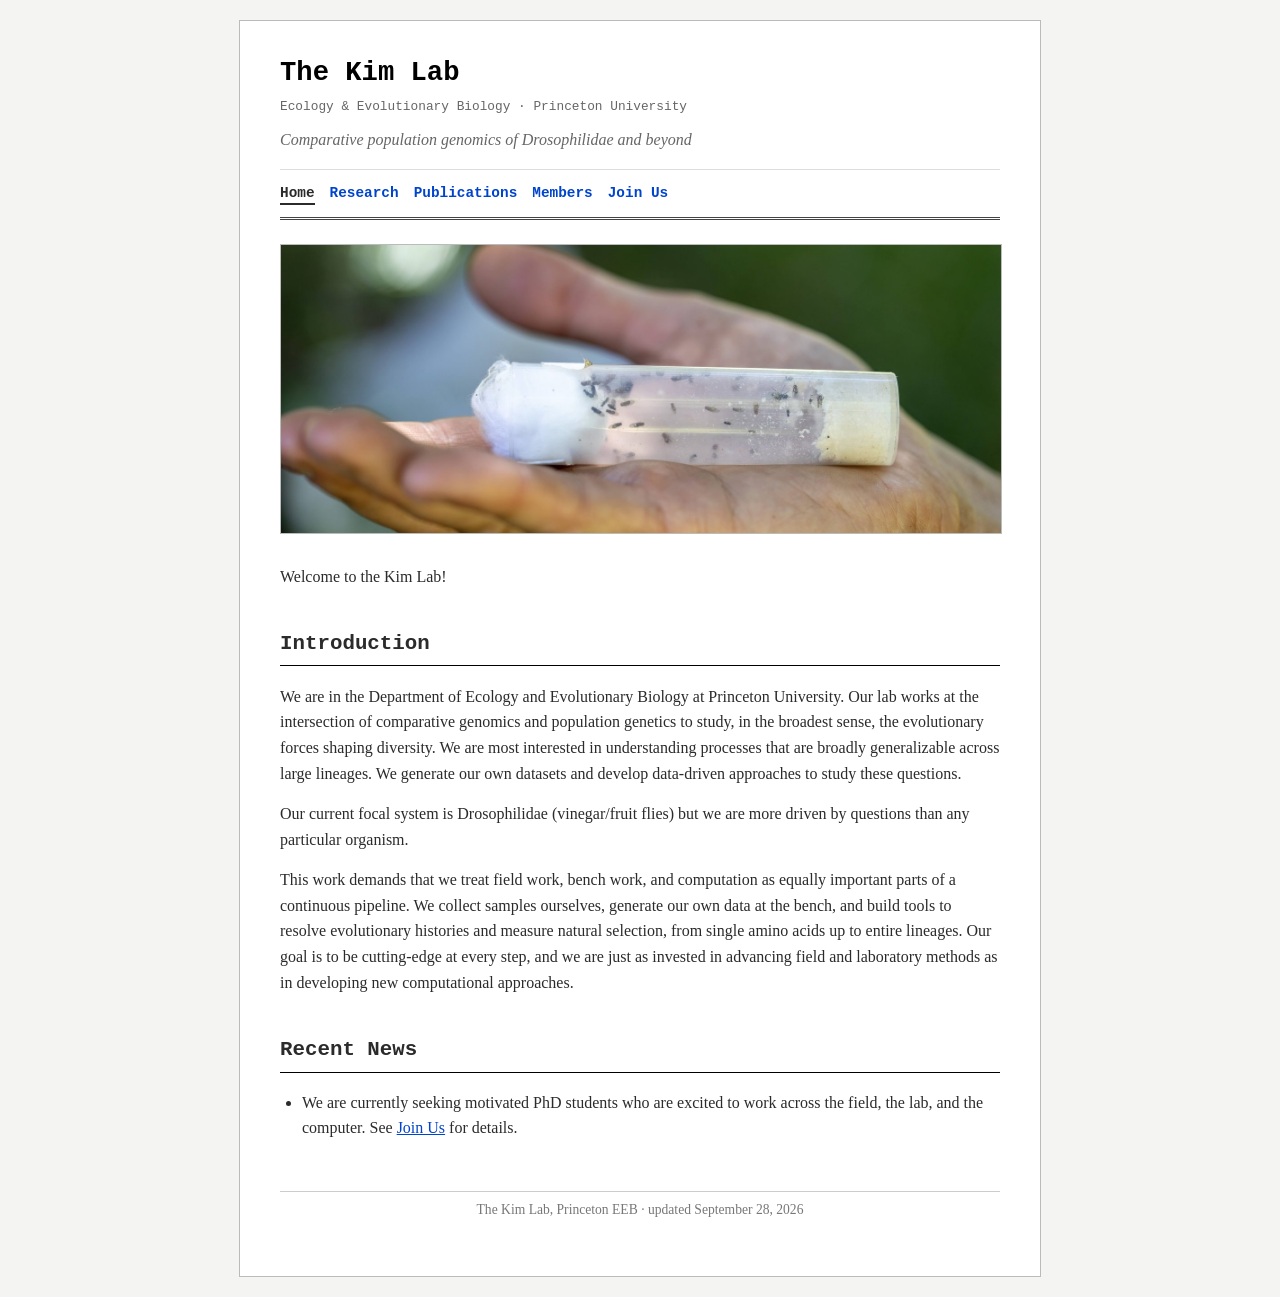
<file: site/index.html>
<!DOCTYPE html>
<!-- GENERATED by scripts/build.py from content/index.md; do not edit by hand. -->
<html lang="en">
<head>
    <meta charset="UTF-8">
    <meta name="viewport" content="width=device-width, initial-scale=1.0">
    <meta name="description" content="The Kim Lab at Princeton EEB.">
    <title>Home | The Kim Lab, Princeton EEB</title>
    <link rel="icon" href="assets/favicon.svg" type="image/svg+xml">
    <link rel="stylesheet" href="css/base.css">
    <link rel="stylesheet" href="css/theme-refined.css">
</head>
<body>
    <div id="container">
        <header>
            <h1>The Kim Lab</h1>
            <p class="affiliation">Ecology &amp; Evolutionary Biology &middot; Princeton University</p>
            <p class="subtitle">Comparative population genomics of Drosophilidae and beyond</p>
            <nav>
                <ul>
                    <li><a href="index.html" class="current" aria-current="page">Home</a></li>
                    <li><a href="research.html">Research</a></li>
                    <li><a href="publications.html">Publications</a></li>
                    <li><a href="members.html">Members</a></li>
                    <li><a href="join-us.html">Join Us</a></li>
                </ul>
            </nav>
        </header>
        <main>
<figure class="hero">
<img id="hero-home" class="banner" alt="" hidden>
<noscript><img class="banner" src="assets/images/hero/069a3522.jpg" alt="A Drosophila on a dry stem" style="aspect-ratio:5 / 2;object-position:65% 55%"></noscript>
<script>
(function () {
  var photos = [{"src":"assets/images/hero/069a3522.jpg","alt":"A Drosophila on a dry stem","ratio":"5 / 2","focus":"65% 55%"},{"src":"assets/images/hero/069a3529-enhanced.jpg","alt":"Two Drosophila feeding on fermenting fruit","ratio":"5 / 2","focus":"50% 45%"},{"src":"assets/images/hero/069a4466.jpg","alt":"A collecting vial of flies held in a hand","ratio":"5 / 2","focus":"55% 50%"},{"src":"assets/images/hero/069a4834-enhanced-nr.jpg","alt":"Wild-caught flies in a labelled vial","ratio":"5 / 2","focus":"45% 45%"},{"src":"assets/images/hero/069a4957-enhanced-nr.jpg","alt":"Collecting along a fern-lined canyon stream","ratio":"5 / 2","focus":"50% 55%"},{"src":"assets/images/hero/dsc01134-2.jpg","alt":"A rack of labelled collecting vials in the field","ratio":"5 / 2","focus":"45% 60%"},{"src":"assets/images/hero/dsc01975.jpg","alt":"Flies swarming a fallen durian","ratio":"5 / 2","focus":"50% 50%"},{"src":"assets/images/hero/dsc01990.jpg","alt":"Guyot Hall on a snowy night","ratio":"5 / 2","focus":"50% 55%"}];
  var p = photos[Math.floor(Math.random() * photos.length)];
  var img = document.getElementById("hero-home");
  img.src = p.src; img.alt = p.alt;
  img.style.aspectRatio = p.ratio; img.style.objectPosition = p.focus;
  img.hidden = false;
})();
</script>
</figure>
<p>Welcome to the Kim Lab!</p>
<h2 class="section-head">Introduction</h2>
<p>We are in the Department of Ecology and Evolutionary Biology at Princeton University. Our lab works at the intersection of comparative genomics and population genetics to study, in the broadest sense, the evolutionary forces shaping diversity. We are most interested in understanding processes that are broadly generalizable across large lineages. We generate our own datasets and develop data-driven approaches to study these questions.</p>
<p>Our current focal system is Drosophilidae (vinegar/fruit flies) but we are more driven by questions than any particular organism.</p>
<p>This work demands that we treat field work, bench work, and computation as equally important parts of a continuous pipeline. We collect samples ourselves, generate our own data at the bench, and build tools to resolve evolutionary histories and measure natural selection, from single amino acids up to entire lineages. Our goal is to be cutting-edge at every step, and we are just as invested in advancing field and laboratory methods as in developing new computational approaches.</p>
<h2 class="section-head">Recent News</h2>
<ul>
<li>We are currently seeking motivated PhD students who are excited to work across the field, the lab, and the computer. See <a href="join-us.html">Join Us</a> for details.</li>
</ul>
        </main>
        <footer>
            <hr>
            <p>The Kim Lab, Princeton EEB &middot; updated September 28, 2026</p>
        </footer>
    </div>
</body>
</html>
</file>
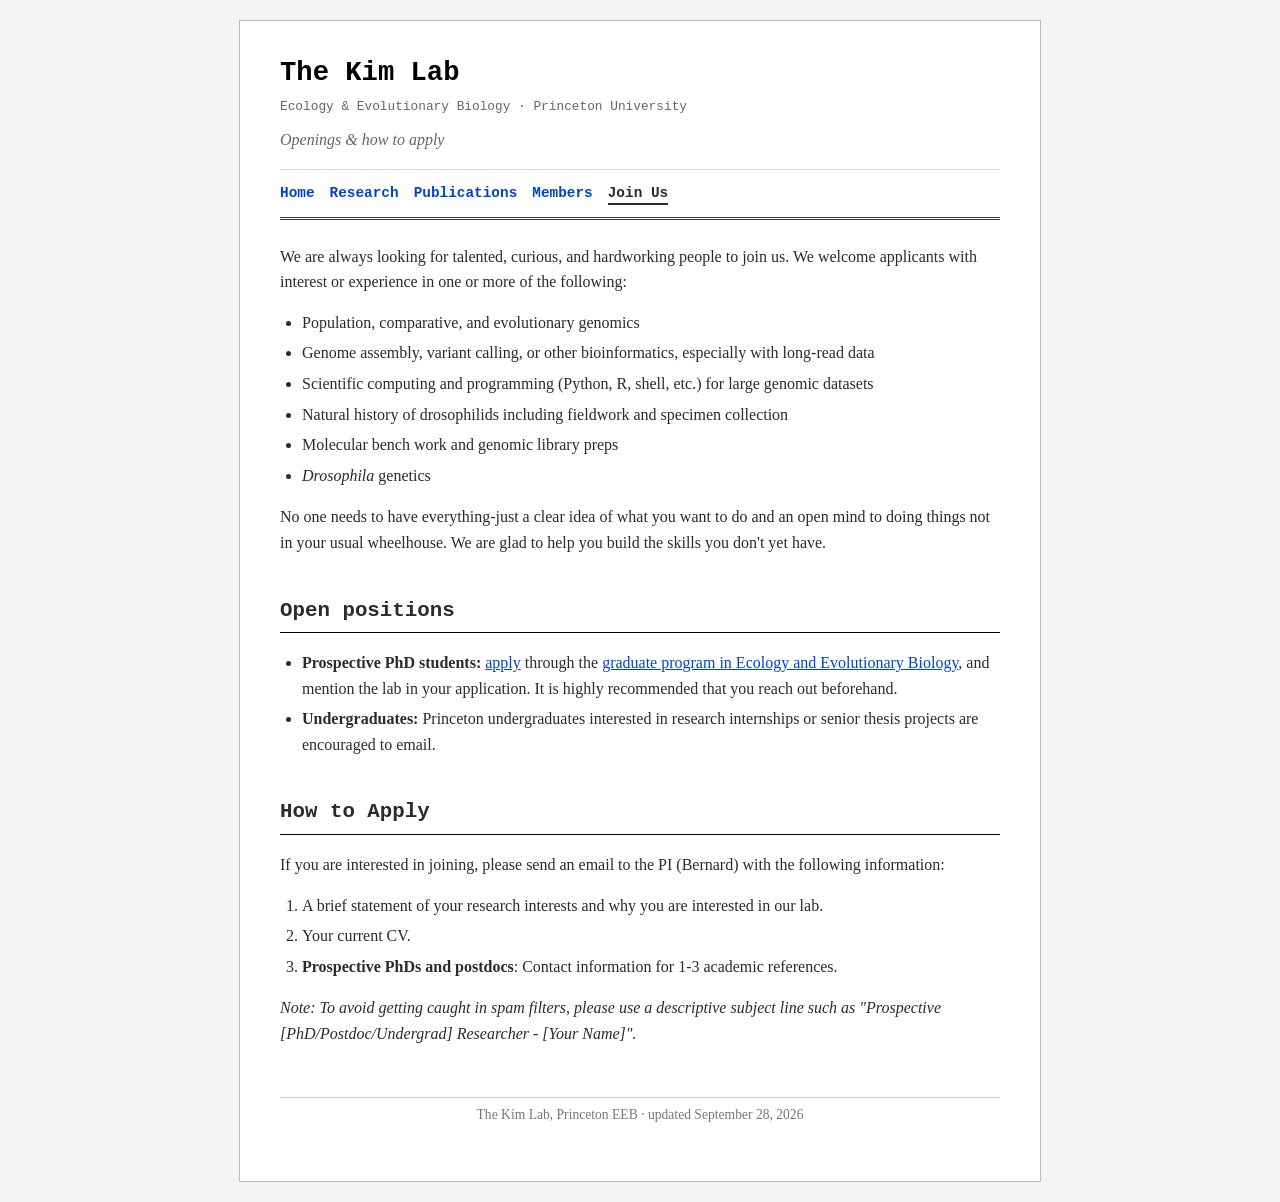
<file: site/join-us.html>
<!DOCTYPE html>
<!-- GENERATED by scripts/build.py from content/join-us.md; do not edit by hand. -->
<html lang="en">
<head>
    <meta charset="UTF-8">
    <meta name="viewport" content="width=device-width, initial-scale=1.0">
    <meta name="description" content="Openings for PhD students, postdocs, and undergraduates in the Kim Lab at Princeton EEB.">
    <title>Join Us | The Kim Lab, Princeton EEB</title>
    <link rel="icon" href="assets/favicon.svg" type="image/svg+xml">
    <link rel="stylesheet" href="css/base.css">
    <link rel="stylesheet" href="css/theme-refined.css">
</head>
<body>
    <div id="container">
        <header>
            <h1>The Kim Lab</h1>
            <p class="affiliation">Ecology &amp; Evolutionary Biology &middot; Princeton University</p>
            <p class="subtitle">Openings &amp; how to apply</p>
            <nav>
                <ul>
                    <li><a href="index.html">Home</a></li>
                    <li><a href="research.html">Research</a></li>
                    <li><a href="publications.html">Publications</a></li>
                    <li><a href="members.html">Members</a></li>
                    <li><a href="join-us.html" class="current" aria-current="page">Join Us</a></li>
                </ul>
            </nav>
        </header>
        <main>
<p>We are always looking for talented, curious, and hardworking people to join us. We welcome applicants with interest or experience in one or more of the following:</p>
<ul>
<li>Population, comparative, and evolutionary genomics</li>
<li>Genome assembly, variant calling, or other bioinformatics, especially with long-read data</li>
<li>Scientific computing and programming (Python, R, shell, etc.) for large genomic datasets</li>
<li>Natural history of drosophilids including fieldwork and specimen collection</li>
<li>Molecular bench work and genomic library preps</li>
<li><em>Drosophila</em> genetics</li>
</ul>
<p>No one needs to have everything-just a clear idea of what you want to do and an open mind to doing things not in your usual wheelhouse. We are glad to help you build the skills you don't yet have.</p>
<h2 class="section-head">Open positions</h2>
<ul>
<li><strong>Prospective PhD students:</strong> <a href="https://gradschool.princeton.edu/admission-onboarding/apply">apply</a> through the <a href="https://eeb.princeton.edu/graduate">graduate program in Ecology and Evolutionary Biology</a>, and mention the lab in your application. It is highly recommended that you reach out beforehand.</li>
<li><strong>Undergraduates:</strong> Princeton undergraduates interested in research internships or senior thesis projects are encouraged to email.</li>
</ul>
<h2 class="section-head">How to Apply</h2>
<p>If you are interested in joining, please send an email to the PI (Bernard) with the following information:</p>
<ol>
<li>A brief statement of your research interests and why you are interested in our lab.</li>
<li>Your current CV.</li>
<li><strong>Prospective PhDs and postdocs</strong>: Contact information for 1-3 academic references.</li>
</ol>
<p><em>Note: To avoid getting caught in spam filters, please use a descriptive subject line such as "Prospective [PhD/Postdoc/Undergrad] Researcher - [Your Name]".</em></p>
        </main>
        <footer>
            <hr>
            <p>The Kim Lab, Princeton EEB &middot; updated September 28, 2026</p>
        </footer>
    </div>
</body>
</html>
</file>
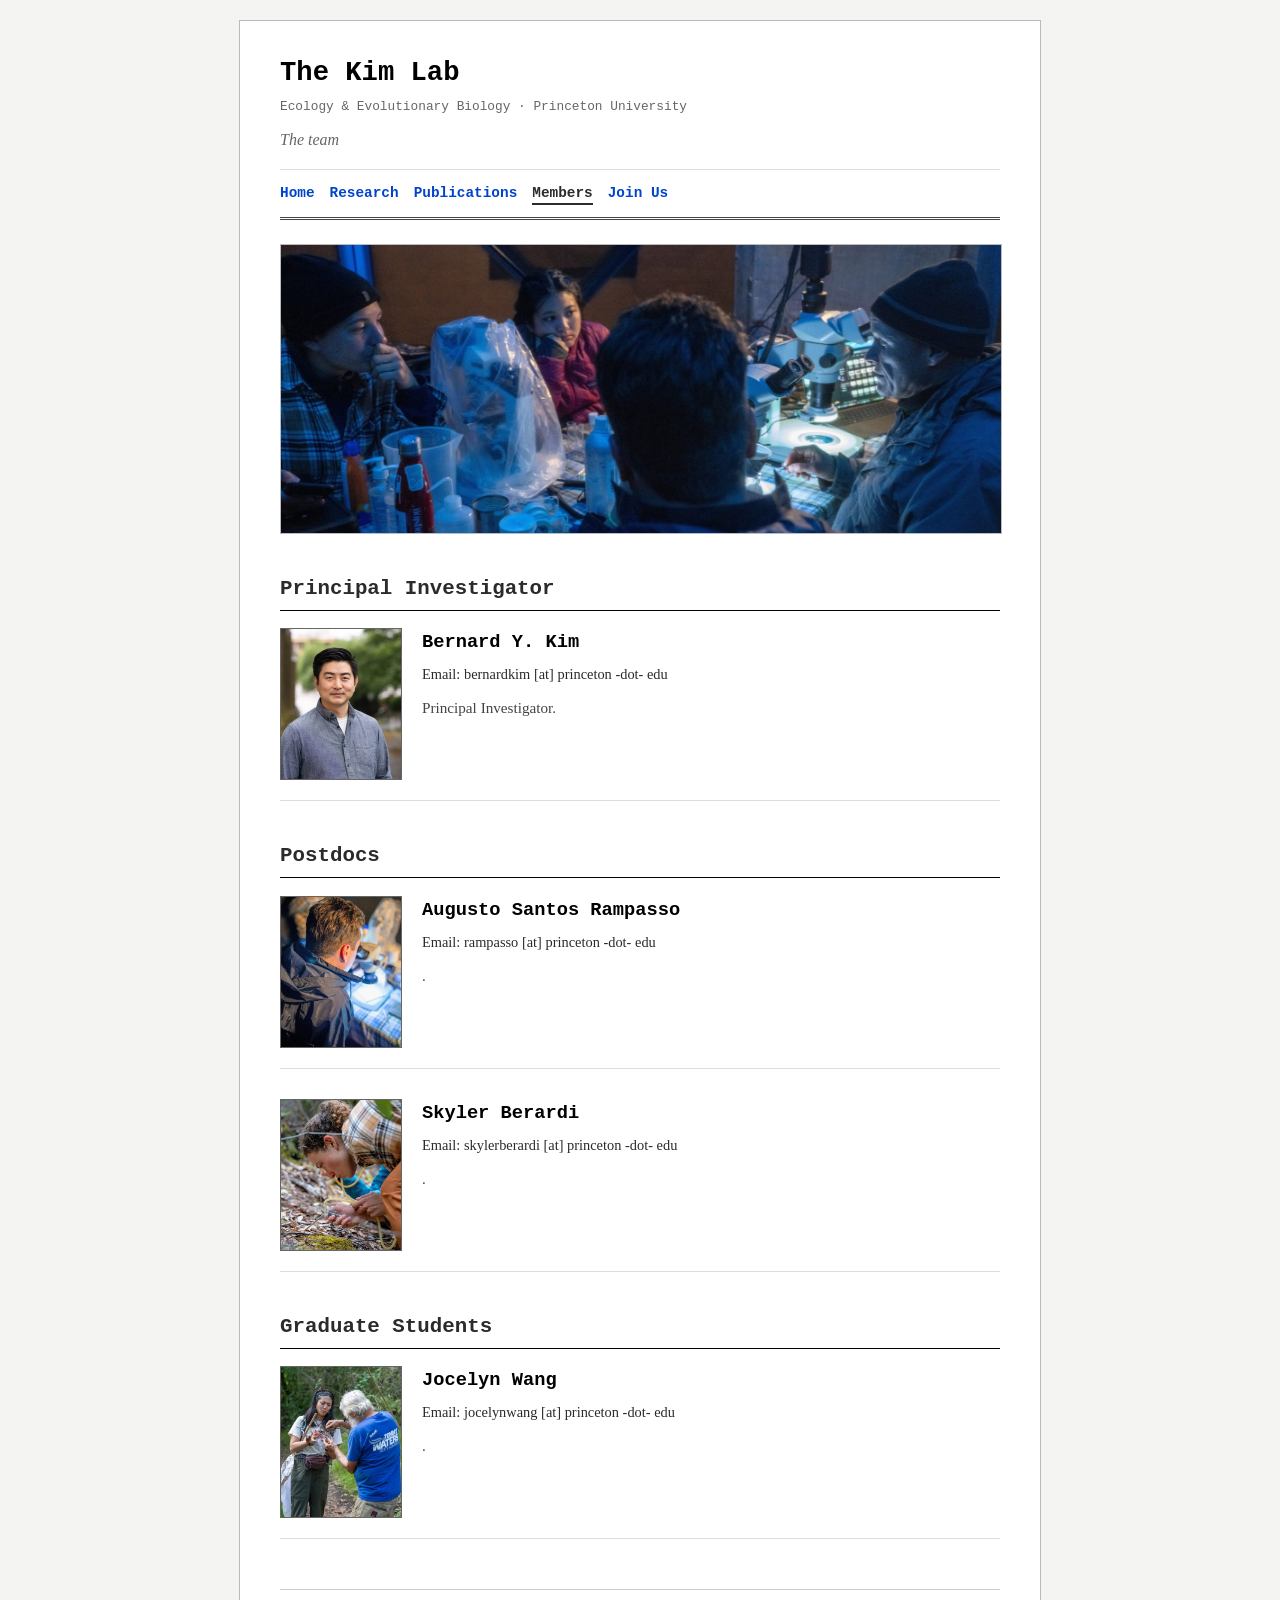
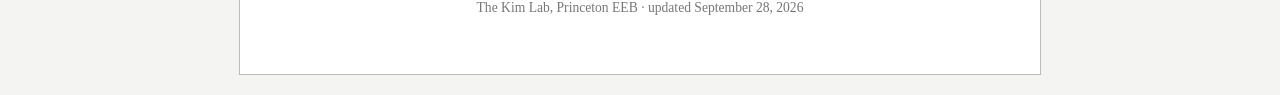
<file: site/members.html>
<!DOCTYPE html>
<!-- GENERATED by scripts/build.py from content/members.md; do not edit by hand. -->
<html lang="en">
<head>
    <meta charset="UTF-8">
    <meta name="viewport" content="width=device-width, initial-scale=1.0">
    <meta name="description" content="Current members of the Kim Lab in Ecology and Evolutionary Biology at Princeton University.">
    <title>Members | The Kim Lab, Princeton EEB</title>
    <link rel="icon" href="assets/favicon.svg" type="image/svg+xml">
    <link rel="stylesheet" href="css/base.css">
    <link rel="stylesheet" href="css/theme-refined.css">
</head>
<body>
    <div id="container">
        <header>
            <h1>The Kim Lab</h1>
            <p class="affiliation">Ecology &amp; Evolutionary Biology &middot; Princeton University</p>
            <p class="subtitle">The team</p>
            <nav>
                <ul>
                    <li><a href="index.html">Home</a></li>
                    <li><a href="research.html">Research</a></li>
                    <li><a href="publications.html">Publications</a></li>
                    <li><a href="members.html" class="current" aria-current="page">Members</a></li>
                    <li><a href="join-us.html">Join Us</a></li>
                </ul>
            </nav>
        </header>
        <main>
<figure class="hero">
<img id="hero-group" class="banner" alt="" hidden>
<noscript><img class="banner" src="assets/images/group/dsc02274-1.jpg" alt="The lab in lab coats" style="aspect-ratio:5 / 2;object-position:50% 60%"></noscript>
<script>
(function () {
  var photos = [{"src":"assets/images/group/dsc02274-1.jpg","alt":"The lab in lab coats","ratio":"5 / 2","focus":"50% 60%"},{"src":"assets/images/group/20251008-154847.jpg","alt":"Field collecting selfie","ratio":"5 / 2","focus":"50% 20%"},{"src":"assets/images/group/dsc01397.jpg","alt":"The lab on coastal rocks","ratio":"5 / 2","focus":"50% 22%"},{"src":"assets/images/group/dsc01443.jpg","alt":"Examining a vial in the field","ratio":"5 / 2","focus":"50% 30%"},{"src":"assets/images/group/dsc01544.jpg","alt":"Sorting flies under a field microscope","ratio":"5 / 2","focus":"50% 40%"},{"src":"assets/images/group/dsc02278.jpg","alt":"The lab at the bench","ratio":"5 / 2","focus":"50% 28%"},{"src":"assets/images/group/dsc02299.jpg","alt":"The lab with the Guyot Hall dinosaur","ratio":"5 / 2","focus":"50% 45%"}];
  var p = photos[Math.floor(Math.random() * photos.length)];
  var img = document.getElementById("hero-group");
  img.src = p.src; img.alt = p.alt;
  img.style.aspectRatio = p.ratio; img.style.objectPosition = p.focus;
  img.hidden = false;
})();
</script>
</figure>
<h2 class="section-head">Principal Investigator</h2>
<div class="member-card"><div class="member-flex"><img class="member-photo" src="assets/images/people/kim_bernard/bernardkim-051525-0001.jpg" alt="Bernard Y. Kim" loading="lazy" style="object-position:50% 30%"><div class="member-info"><h3>Bernard Y. Kim</h3><p class="contact">Email: bernardkim [at] princeton -dot- edu</p><p class="research-desc">Principal Investigator.</p></div></div></div>
<h2 class="section-head">Postdocs</h2>
<div class="member-card"><div class="member-flex"><img id="photo-augusto-santos-rampasso" class="member-photo" alt="Augusto Santos Rampasso" hidden><noscript><img class="member-photo" src="assets/images/people/santosrampasso_augusto/dsc01661.jpg" alt="Augusto Santos Rampasso" loading="lazy" style="object-position:50% 25%"></noscript><script>(function () {var photos = [{"src":"assets/images/people/santosrampasso_augusto/dsc01661.jpg","focus":"50% 25%"},{"src":"assets/images/people/santosrampasso_augusto/dsc01852.jpg","focus":"70% 25%"},{"src":"assets/images/people/santosrampasso_augusto/20260307-132851.jpg","focus":"70% 20%"},{"src":"assets/images/people/santosrampasso_augusto/dsc01348-2.jpg","focus":"50% 45%"},{"src":"assets/images/people/santosrampasso_augusto/dsc01548-2.jpg","focus":"50% 30%"},{"src":"assets/images/people/santosrampasso_augusto/dsc01840.jpg","focus":"15% 50%"}];var p = photos[Math.floor(Math.random() * photos.length)];var img = document.getElementById("photo-augusto-santos-rampasso");img.src = p.src; img.style.objectPosition = p.focus; img.hidden = false;})();</script><div class="member-info"><h3>Augusto Santos Rampasso</h3><p class="contact">Email: rampasso [at] princeton -dot- edu</p><p class="research-desc">.</p></div></div></div>
<div class="member-card"><div class="member-flex"><img id="photo-skyler-berardi" class="member-photo" alt="Skyler Berardi" hidden><noscript><img class="member-photo" src="assets/images/people/berardi_skyler/dsc01320-2.jpg" alt="Skyler Berardi" loading="lazy" style="object-position:35% 20%"></noscript><script>(function () {var photos = [{"src":"assets/images/people/berardi_skyler/dsc01320-2.jpg","focus":"35% 20%"},{"src":"assets/images/people/berardi_skyler/dsc01303-2.jpg","focus":"42% 38%"},{"src":"assets/images/people/berardi_skyler/dsc01242.jpg","focus":"55% 35%"}];var p = photos[Math.floor(Math.random() * photos.length)];var img = document.getElementById("photo-skyler-berardi");img.src = p.src; img.style.objectPosition = p.focus; img.hidden = false;})();</script><div class="member-info"><h3>Skyler Berardi</h3><p class="contact">Email: skylerberardi [at] princeton -dot- edu</p><p class="research-desc">.</p></div></div></div>
<h2 class="section-head">Graduate Students</h2>
<div class="member-card"><div class="member-flex"><img id="photo-jocelyn-wang" class="member-photo" alt="Jocelyn Wang" hidden><noscript><img class="member-photo" src="assets/images/people/wang_jocelyn/dsc01890.jpg" alt="Jocelyn Wang" loading="lazy" style="object-position:68% 45%"></noscript><script>(function () {var photos = [{"src":"assets/images/people/wang_jocelyn/dsc01890.jpg","focus":"68% 45%"},{"src":"assets/images/people/wang_jocelyn/dsc01186-2.jpg","focus":"50% 30%"},{"src":"assets/images/people/wang_jocelyn/dsc01324-2.jpg","focus":"50% 40%"},{"src":"assets/images/people/wang_jocelyn/dsc01970.jpg","focus":"25% 30%"}];var p = photos[Math.floor(Math.random() * photos.length)];var img = document.getElementById("photo-jocelyn-wang");img.src = p.src; img.style.objectPosition = p.focus; img.hidden = false;})();</script><div class="member-info"><h3>Jocelyn Wang</h3><p class="contact">Email: jocelynwang [at] princeton -dot- edu</p><p class="research-desc">.</p></div></div></div>
        </main>
        <footer>
            <hr>
            <p>The Kim Lab, Princeton EEB &middot; updated September 28, 2026</p>
        </footer>
    </div>
</body>
</html>
</file>
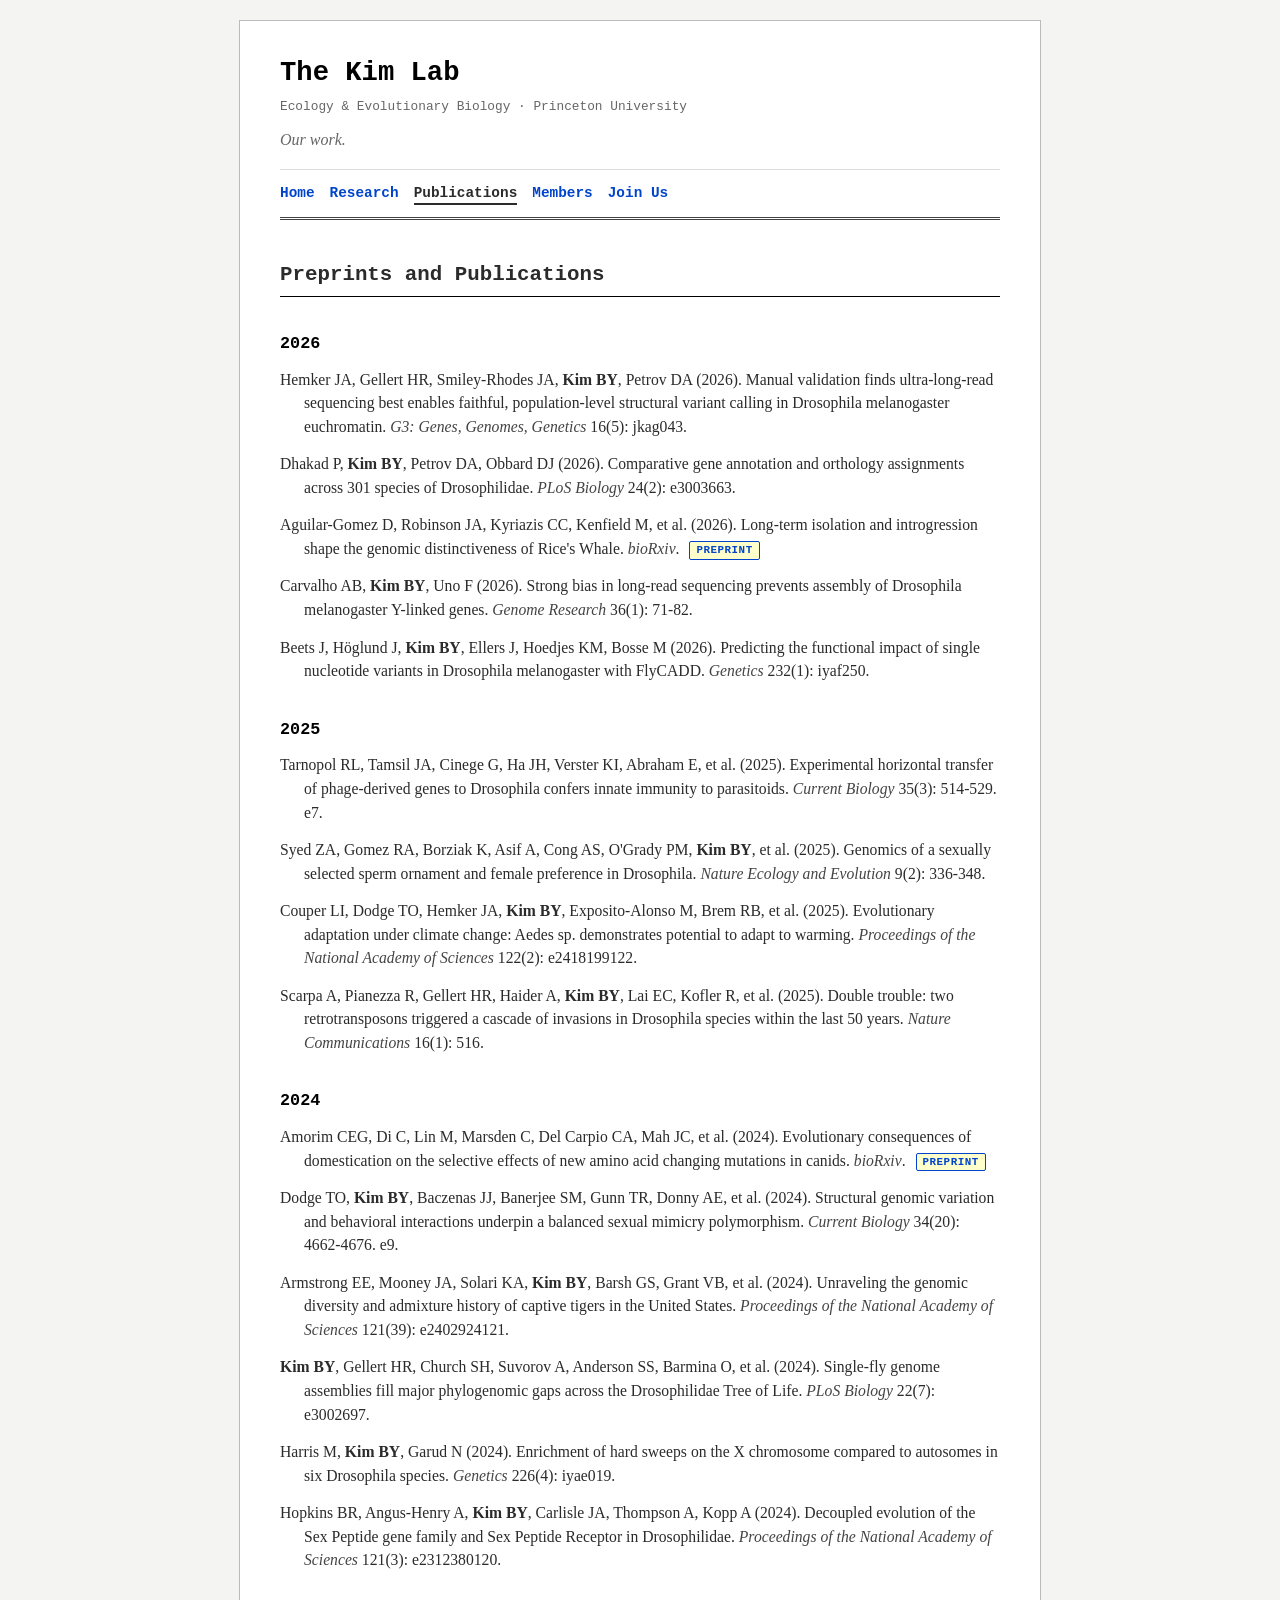
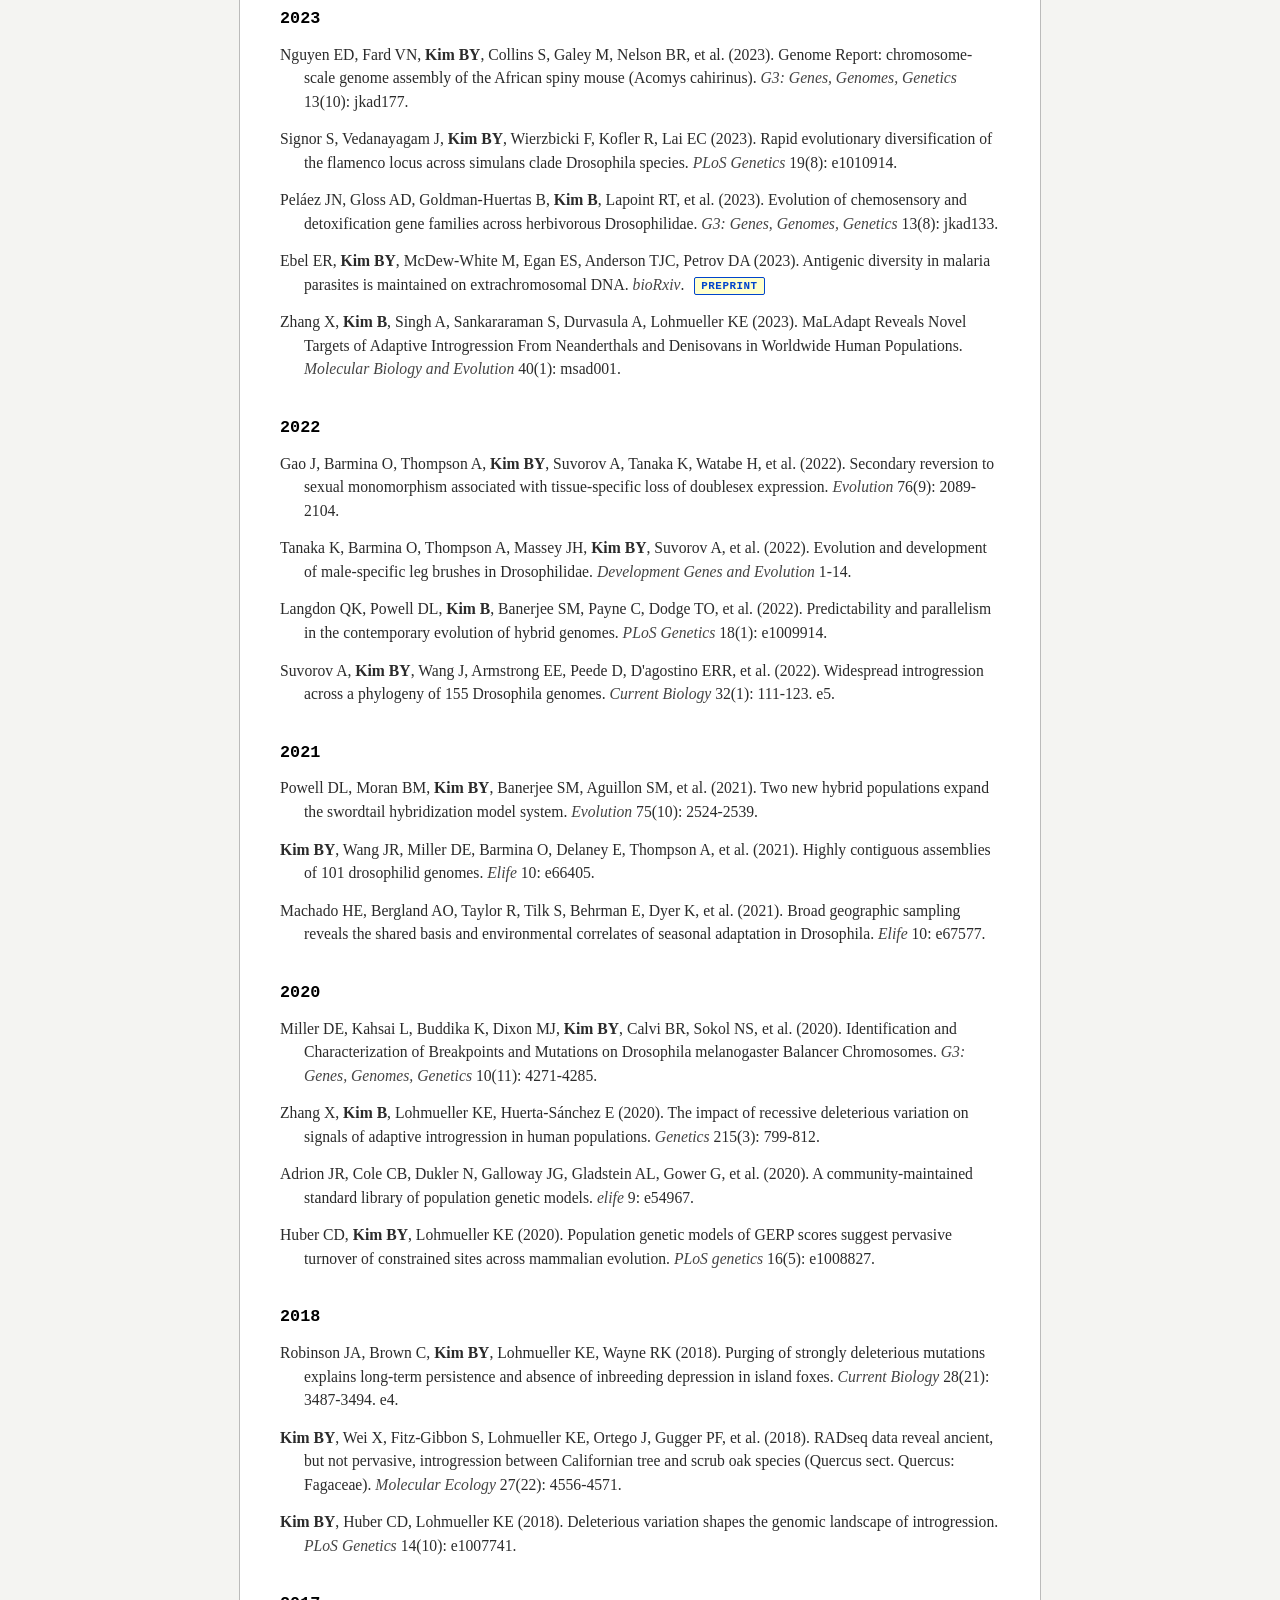
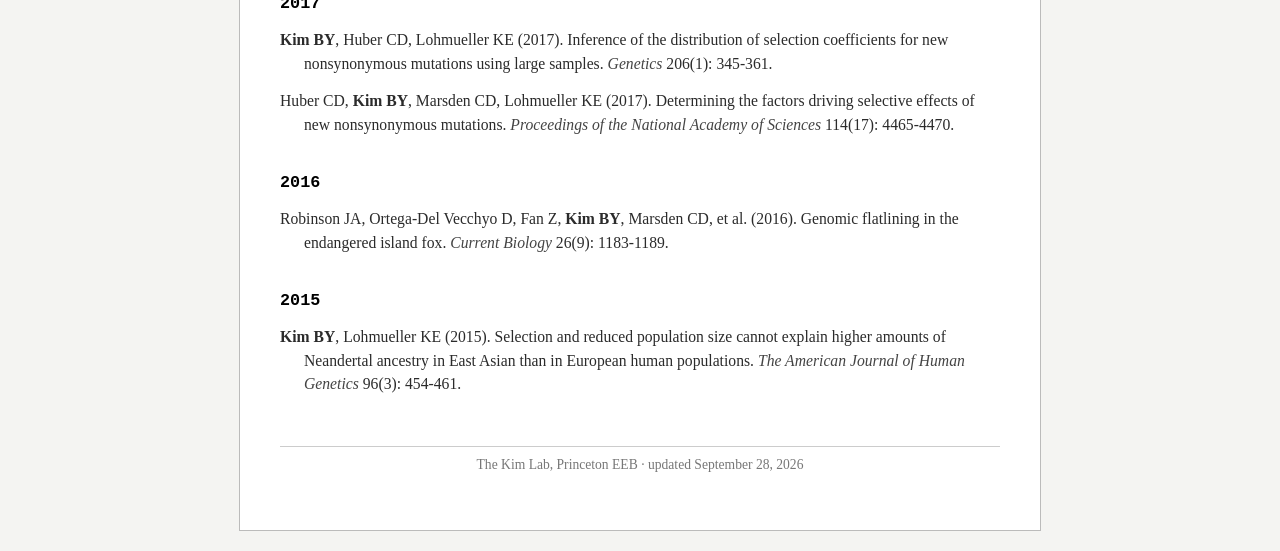
<file: site/publications.html>
<!DOCTYPE html>
<!-- GENERATED by scripts/build.py from content/publications.md; do not edit by hand. -->
<html lang="en">
<head>
    <meta charset="UTF-8">
    <meta name="viewport" content="width=device-width, initial-scale=1.0">
    <meta name="description" content="Preprints and peer-reviewed research.">
    <title>Publications | The Kim Lab, Princeton EEB</title>
    <link rel="icon" href="assets/favicon.svg" type="image/svg+xml">
    <link rel="stylesheet" href="css/base.css">
    <link rel="stylesheet" href="css/theme-refined.css">
</head>
<body>
    <div id="container">
        <header>
            <h1>The Kim Lab</h1>
            <p class="affiliation">Ecology &amp; Evolutionary Biology &middot; Princeton University</p>
            <p class="subtitle">Our work.</p>
            <nav>
                <ul>
                    <li><a href="index.html">Home</a></li>
                    <li><a href="research.html">Research</a></li>
                    <li><a href="publications.html" class="current" aria-current="page">Publications</a></li>
                    <li><a href="members.html">Members</a></li>
                    <li><a href="join-us.html">Join Us</a></li>
                </ul>
            </nav>
        </header>
        <main>
<h2 class="section-head">Preprints and Publications</h2>
<h3 class="subsection-head">2026</h3>
<p class="pub"><span class="pub-authors">Hemker JA, Gellert HR, Smiley-Rhodes JA, <strong>Kim BY</strong>, Petrov DA</span> (2026). Manual validation finds ultra-long-read sequencing best enables faithful, population-level structural variant calling in Drosophila melanogaster euchromatin. <span class="pub-journal">G3: Genes, Genomes, Genetics</span> 16(5): jkag043.</p>
<p class="pub"><span class="pub-authors">Dhakad P, <strong>Kim BY</strong>, Petrov DA, Obbard DJ</span> (2026). Comparative gene annotation and orthology assignments across 301 species of Drosophilidae. <span class="pub-journal">PLoS Biology</span> 24(2): e3003663.</p>
<p class="pub"><span class="pub-authors">Aguilar-Gomez D, Robinson JA, Kyriazis CC, Kenfield M, et al.</span> (2026). Long-term isolation and introgression shape the genomic distinctiveness of Rice's Whale. <span class="pub-journal">bioRxiv</span>. <span class="pub-tag">Preprint</span></p>
<p class="pub"><span class="pub-authors">Carvalho AB, <strong>Kim BY</strong>, Uno F</span> (2026). Strong bias in long-read sequencing prevents assembly of Drosophila melanogaster Y-linked genes. <span class="pub-journal">Genome Research</span> 36(1): 71-82.</p>
<p class="pub"><span class="pub-authors">Beets J, Höglund J, <strong>Kim BY</strong>, Ellers J, Hoedjes KM, Bosse M</span> (2026). Predicting the functional impact of single nucleotide variants in Drosophila melanogaster with FlyCADD. <span class="pub-journal">Genetics</span> 232(1): iyaf250.</p>
<h3 class="subsection-head">2025</h3>
<p class="pub"><span class="pub-authors">Tarnopol RL, Tamsil JA, Cinege G, Ha JH, Verster KI, Abraham E, et al.</span> (2025). Experimental horizontal transfer of phage-derived genes to Drosophila confers innate immunity to parasitoids. <span class="pub-journal">Current Biology</span> 35(3): 514-529. e7.</p>
<p class="pub"><span class="pub-authors">Syed ZA, Gomez RA, Borziak K, Asif A, Cong AS, O'Grady PM, <strong>Kim BY</strong>, et al.</span> (2025). Genomics of a sexually selected sperm ornament and female preference in Drosophila. <span class="pub-journal">Nature Ecology and Evolution</span> 9(2): 336-348.</p>
<p class="pub"><span class="pub-authors">Couper LI, Dodge TO, Hemker JA, <strong>Kim BY</strong>, Exposito-Alonso M, Brem RB, et al.</span> (2025). Evolutionary adaptation under climate change: Aedes sp. demonstrates potential to adapt to warming. <span class="pub-journal">Proceedings of the National Academy of Sciences</span> 122(2): e2418199122.</p>
<p class="pub"><span class="pub-authors">Scarpa A, Pianezza R, Gellert HR, Haider A, <strong>Kim BY</strong>, Lai EC, Kofler R, et al.</span> (2025). Double trouble: two retrotransposons triggered a cascade of invasions in Drosophila species within the last 50 years. <span class="pub-journal">Nature Communications</span> 16(1): 516.</p>
<h3 class="subsection-head">2024</h3>
<p class="pub"><span class="pub-authors">Amorim CEG, Di C, Lin M, Marsden C, Del Carpio CA, Mah JC, et al.</span> (2024). Evolutionary consequences of domestication on the selective effects of new amino acid changing mutations in canids. <span class="pub-journal">bioRxiv</span>. <span class="pub-tag">Preprint</span></p>
<p class="pub"><span class="pub-authors">Dodge TO, <strong>Kim BY</strong>, Baczenas JJ, Banerjee SM, Gunn TR, Donny AE, et al.</span> (2024). Structural genomic variation and behavioral interactions underpin a balanced sexual mimicry polymorphism. <span class="pub-journal">Current Biology</span> 34(20): 4662-4676. e9.</p>
<p class="pub"><span class="pub-authors">Armstrong EE, Mooney JA, Solari KA, <strong>Kim BY</strong>, Barsh GS, Grant VB, et al.</span> (2024). Unraveling the genomic diversity and admixture history of captive tigers in the United States. <span class="pub-journal">Proceedings of the National Academy of Sciences</span> 121(39): e2402924121.</p>
<p class="pub"><span class="pub-authors"><strong>Kim BY</strong>, Gellert HR, Church SH, Suvorov A, Anderson SS, Barmina O, et al.</span> (2024). Single-fly genome assemblies fill major phylogenomic gaps across the Drosophilidae Tree of Life. <span class="pub-journal">PLoS Biology</span> 22(7): e3002697.</p>
<p class="pub"><span class="pub-authors">Harris M, <strong>Kim BY</strong>, Garud N</span> (2024). Enrichment of hard sweeps on the X chromosome compared to autosomes in six Drosophila species. <span class="pub-journal">Genetics</span> 226(4): iyae019.</p>
<p class="pub"><span class="pub-authors">Hopkins BR, Angus-Henry A, <strong>Kim BY</strong>, Carlisle JA, Thompson A, Kopp A</span> (2024). Decoupled evolution of the Sex Peptide gene family and Sex Peptide Receptor in Drosophilidae. <span class="pub-journal">Proceedings of the National Academy of Sciences</span> 121(3): e2312380120.</p>
<h3 class="subsection-head">2023</h3>
<p class="pub"><span class="pub-authors">Nguyen ED, Fard VN, <strong>Kim BY</strong>, Collins S, Galey M, Nelson BR, et al.</span> (2023). Genome Report: chromosome-scale genome assembly of the African spiny mouse (Acomys cahirinus). <span class="pub-journal">G3: Genes, Genomes, Genetics</span> 13(10): jkad177.</p>
<p class="pub"><span class="pub-authors">Signor S, Vedanayagam J, <strong>Kim BY</strong>, Wierzbicki F, Kofler R, Lai EC</span> (2023). Rapid evolutionary diversification of the flamenco locus across simulans clade Drosophila species. <span class="pub-journal">PLoS Genetics</span> 19(8): e1010914.</p>
<p class="pub"><span class="pub-authors">Peláez JN, Gloss AD, Goldman-Huertas B, <strong>Kim B</strong>, Lapoint RT, et al.</span> (2023). Evolution of chemosensory and detoxification gene families across herbivorous Drosophilidae. <span class="pub-journal">G3: Genes, Genomes, Genetics</span> 13(8): jkad133.</p>
<p class="pub"><span class="pub-authors">Ebel ER, <strong>Kim BY</strong>, McDew-White M, Egan ES, Anderson TJC, Petrov DA</span> (2023). Antigenic diversity in malaria parasites is maintained on extrachromosomal DNA. <span class="pub-journal">bioRxiv</span>. <span class="pub-tag">Preprint</span></p>
<p class="pub"><span class="pub-authors">Zhang X, <strong>Kim B</strong>, Singh A, Sankararaman S, Durvasula A, Lohmueller KE</span> (2023). MaLAdapt Reveals Novel Targets of Adaptive Introgression From Neanderthals and Denisovans in Worldwide Human Populations. <span class="pub-journal">Molecular Biology and Evolution</span> 40(1): msad001.</p>
<h3 class="subsection-head">2022</h3>
<p class="pub"><span class="pub-authors">Gao J, Barmina O, Thompson A, <strong>Kim BY</strong>, Suvorov A, Tanaka K, Watabe H, et al.</span> (2022). Secondary reversion to sexual monomorphism associated with tissue-specific loss of doublesex expression. <span class="pub-journal">Evolution</span> 76(9): 2089-2104.</p>
<p class="pub"><span class="pub-authors">Tanaka K, Barmina O, Thompson A, Massey JH, <strong>Kim BY</strong>, Suvorov A, et al.</span> (2022). Evolution and development of male-specific leg brushes in Drosophilidae. <span class="pub-journal">Development Genes and Evolution</span> 1-14.</p>
<p class="pub"><span class="pub-authors">Langdon QK, Powell DL, <strong>Kim B</strong>, Banerjee SM, Payne C, Dodge TO, et al.</span> (2022). Predictability and parallelism in the contemporary evolution of hybrid genomes. <span class="pub-journal">PLoS Genetics</span> 18(1): e1009914.</p>
<p class="pub"><span class="pub-authors">Suvorov A, <strong>Kim BY</strong>, Wang J, Armstrong EE, Peede D, D'agostino ERR, et al.</span> (2022). Widespread introgression across a phylogeny of 155 Drosophila genomes. <span class="pub-journal">Current Biology</span> 32(1): 111-123. e5.</p>
<h3 class="subsection-head">2021</h3>
<p class="pub"><span class="pub-authors">Powell DL, Moran BM, <strong>Kim BY</strong>, Banerjee SM, Aguillon SM, et al.</span> (2021). Two new hybrid populations expand the swordtail hybridization model system. <span class="pub-journal">Evolution</span> 75(10): 2524-2539.</p>
<p class="pub"><span class="pub-authors"><strong>Kim BY</strong>, Wang JR, Miller DE, Barmina O, Delaney E, Thompson A, et al.</span> (2021). Highly contiguous assemblies of 101 drosophilid genomes. <span class="pub-journal">Elife</span> 10: e66405.</p>
<p class="pub"><span class="pub-authors">Machado HE, Bergland AO, Taylor R, Tilk S, Behrman E, Dyer K, et al.</span> (2021). Broad geographic sampling reveals the shared basis and environmental correlates of seasonal adaptation in Drosophila. <span class="pub-journal">Elife</span> 10: e67577.</p>
<h3 class="subsection-head">2020</h3>
<p class="pub"><span class="pub-authors">Miller DE, Kahsai L, Buddika K, Dixon MJ, <strong>Kim BY</strong>, Calvi BR, Sokol NS, et al.</span> (2020). Identification and Characterization of Breakpoints and Mutations on Drosophila melanogaster Balancer Chromosomes. <span class="pub-journal">G3: Genes, Genomes, Genetics</span> 10(11): 4271-4285.</p>
<p class="pub"><span class="pub-authors">Zhang X, <strong>Kim B</strong>, Lohmueller KE, Huerta-Sánchez E</span> (2020). The impact of recessive deleterious variation on signals of adaptive introgression in human populations. <span class="pub-journal">Genetics</span> 215(3): 799-812.</p>
<p class="pub"><span class="pub-authors">Adrion JR, Cole CB, Dukler N, Galloway JG, Gladstein AL, Gower G, et al.</span> (2020). A community-maintained standard library of population genetic models. <span class="pub-journal">elife</span> 9: e54967.</p>
<p class="pub"><span class="pub-authors">Huber CD, <strong>Kim BY</strong>, Lohmueller KE</span> (2020). Population genetic models of GERP scores suggest pervasive turnover of constrained sites across mammalian evolution. <span class="pub-journal">PLoS genetics</span> 16(5): e1008827.</p>
<h3 class="subsection-head">2018</h3>
<p class="pub"><span class="pub-authors">Robinson JA, Brown C, <strong>Kim BY</strong>, Lohmueller KE, Wayne RK</span> (2018). Purging of strongly deleterious mutations explains long-term persistence and absence of inbreeding depression in island foxes. <span class="pub-journal">Current Biology</span> 28(21): 3487-3494. e4.</p>
<p class="pub"><span class="pub-authors"><strong>Kim BY</strong>, Wei X, Fitz-Gibbon S, Lohmueller KE, Ortego J, Gugger PF, et al.</span> (2018). RADseq data reveal ancient, but not pervasive, introgression between Californian tree and scrub oak species (Quercus sect. Quercus: Fagaceae). <span class="pub-journal">Molecular Ecology</span> 27(22): 4556-4571.</p>
<p class="pub"><span class="pub-authors"><strong>Kim BY</strong>, Huber CD, Lohmueller KE</span> (2018). Deleterious variation shapes the genomic landscape of introgression. <span class="pub-journal">PLoS Genetics</span> 14(10): e1007741.</p>
<h3 class="subsection-head">2017</h3>
<p class="pub"><span class="pub-authors"><strong>Kim BY</strong>, Huber CD, Lohmueller KE</span> (2017). Inference of the distribution of selection coefficients for new nonsynonymous mutations using large samples. <span class="pub-journal">Genetics</span> 206(1): 345-361.</p>
<p class="pub"><span class="pub-authors">Huber CD, <strong>Kim BY</strong>, Marsden CD, Lohmueller KE</span> (2017). Determining the factors driving selective effects of new nonsynonymous mutations. <span class="pub-journal">Proceedings of the National Academy of Sciences</span> 114(17): 4465-4470.</p>
<h3 class="subsection-head">2016</h3>
<p class="pub"><span class="pub-authors">Robinson JA, Ortega-Del Vecchyo D, Fan Z, <strong>Kim BY</strong>, Marsden CD, et al.</span> (2016). Genomic flatlining in the endangered island fox. <span class="pub-journal">Current Biology</span> 26(9): 1183-1189.</p>
<h3 class="subsection-head">2015</h3>
<p class="pub"><span class="pub-authors"><strong>Kim BY</strong>, Lohmueller KE</span> (2015). Selection and reduced population size cannot explain higher amounts of Neandertal ancestry in East Asian than in European human populations. <span class="pub-journal">The American Journal of Human Genetics</span> 96(3): 454-461.</p>
        </main>
        <footer>
            <hr>
            <p>The Kim Lab, Princeton EEB &middot; updated September 28, 2026</p>
        </footer>
    </div>
</body>
</html>
</file>
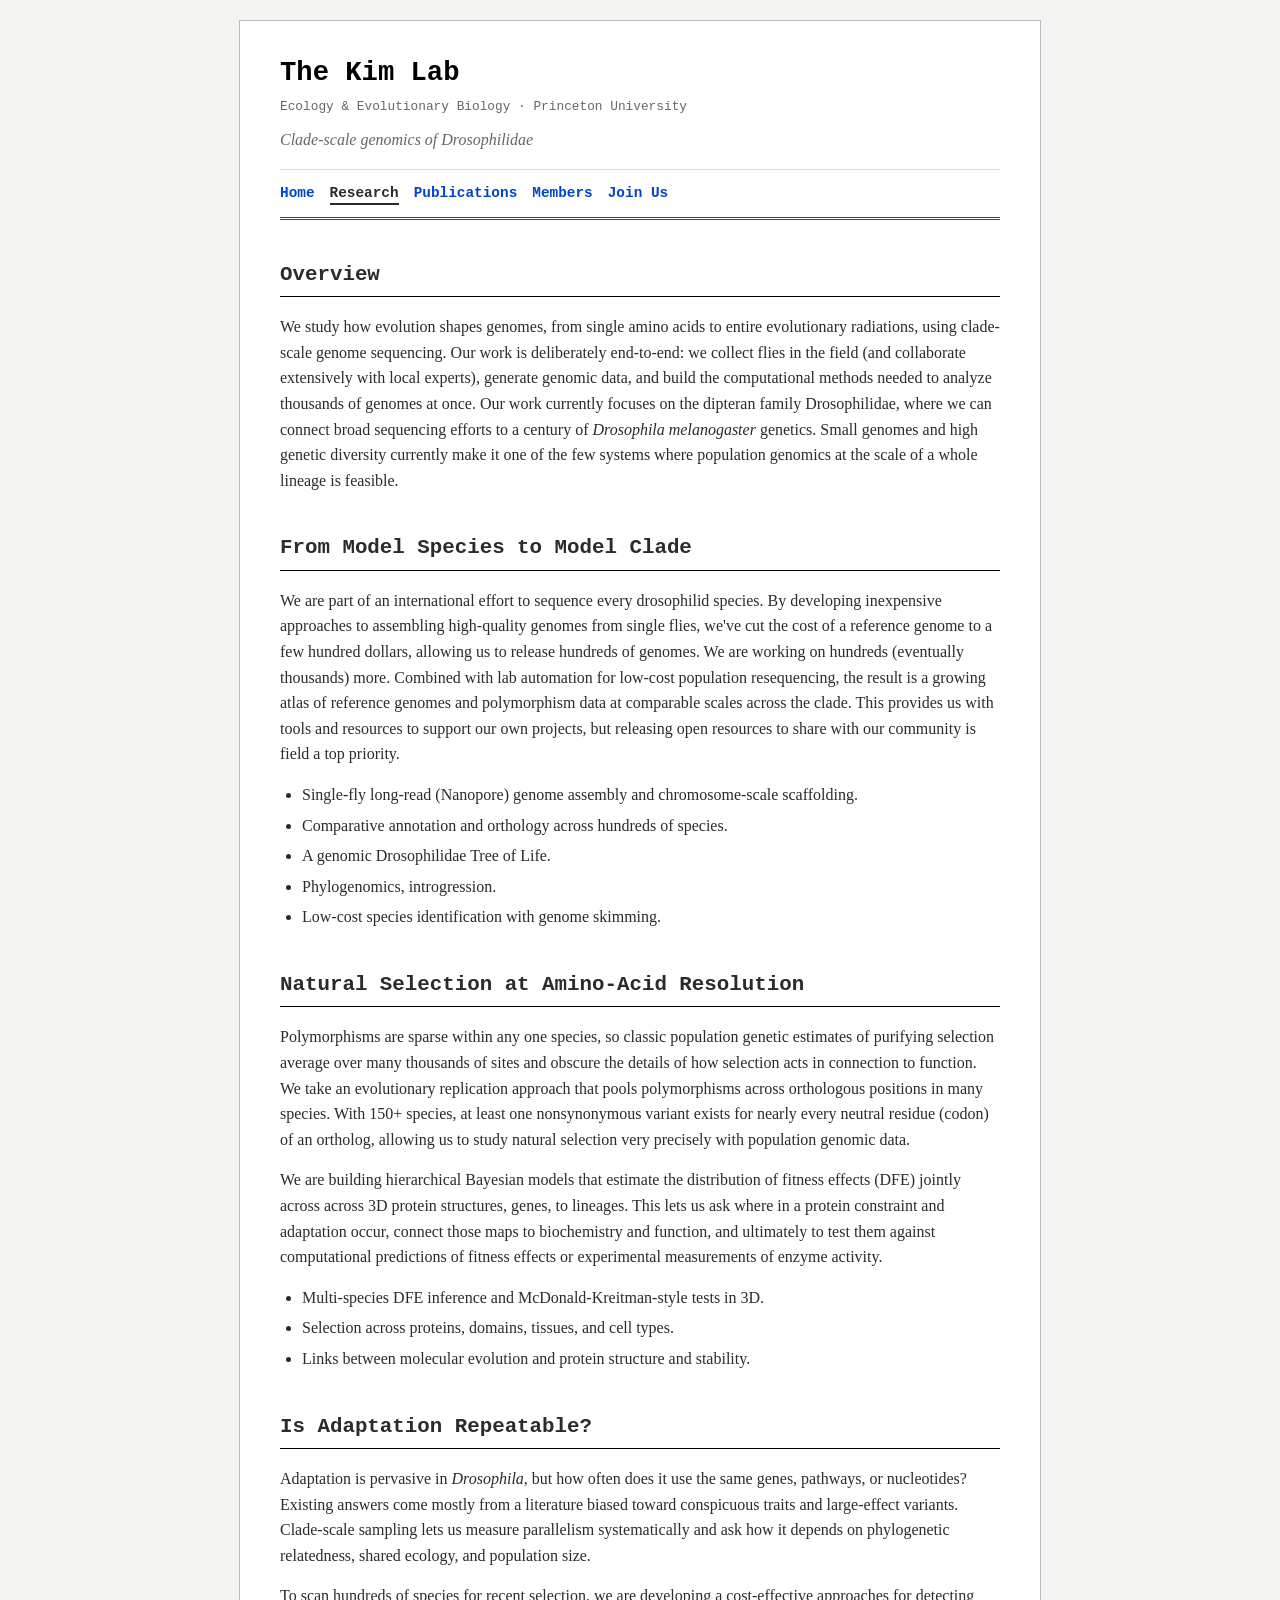
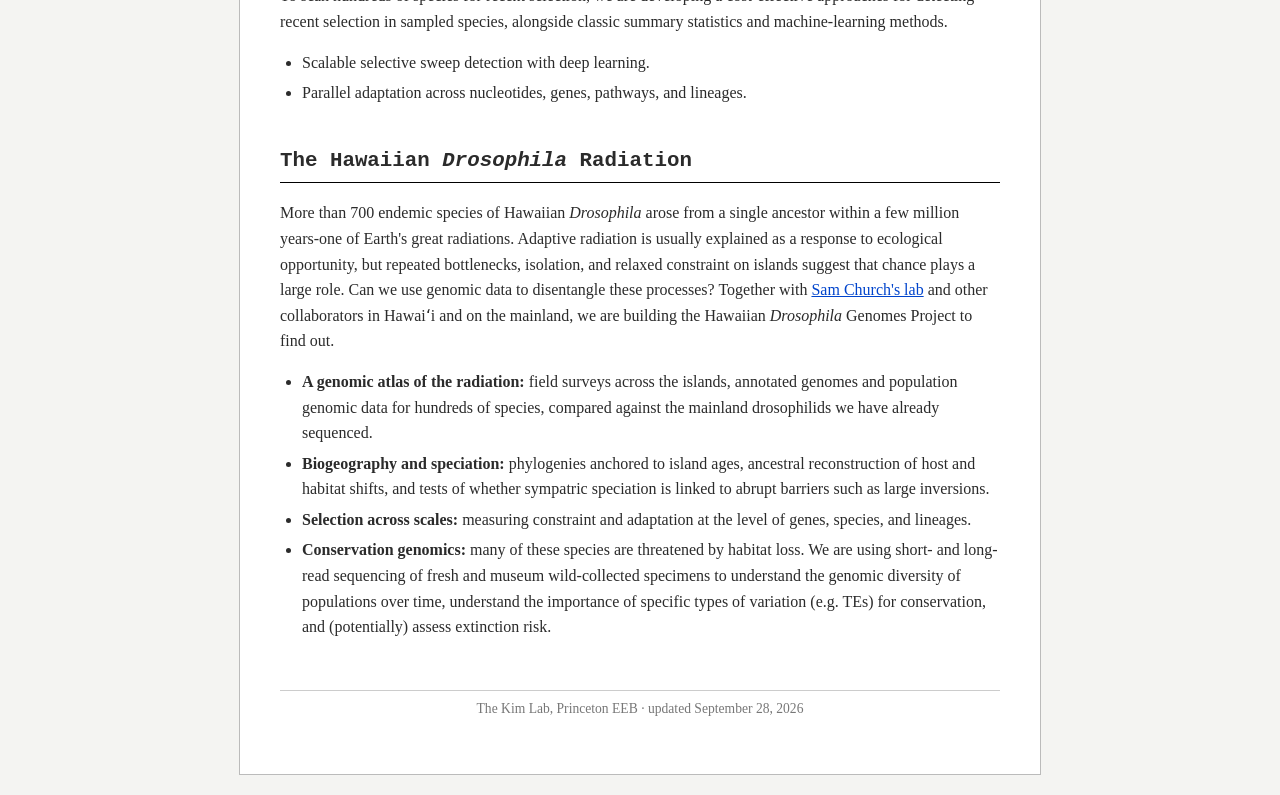
<file: site/research.html>
<!DOCTYPE html>
<!-- GENERATED by scripts/build.py from content/research.md; do not edit by hand. -->
<html lang="en">
<head>
    <meta charset="UTF-8">
    <meta name="viewport" content="width=device-width, initial-scale=1.0">
    <meta name="description" content="Clade-scale genomics of Drosophilidae">
    <title>Our Research | The Kim Lab, Princeton EEB</title>
    <link rel="icon" href="assets/favicon.svg" type="image/svg+xml">
    <link rel="stylesheet" href="css/base.css">
    <link rel="stylesheet" href="css/theme-refined.css">
</head>
<body>
    <div id="container">
        <header>
            <h1>The Kim Lab</h1>
            <p class="affiliation">Ecology &amp; Evolutionary Biology &middot; Princeton University</p>
            <p class="subtitle">Clade-scale genomics of Drosophilidae</p>
            <nav>
                <ul>
                    <li><a href="index.html">Home</a></li>
                    <li><a href="research.html" class="current" aria-current="page">Research</a></li>
                    <li><a href="publications.html">Publications</a></li>
                    <li><a href="members.html">Members</a></li>
                    <li><a href="join-us.html">Join Us</a></li>
                </ul>
            </nav>
        </header>
        <main>
<h2 class="section-head">Overview</h2>
<p>We study how evolution shapes genomes, from single amino acids to entire evolutionary radiations, using clade-scale genome sequencing. Our work is deliberately end-to-end: we collect flies in the field (and collaborate extensively with local experts), generate genomic data, and build the computational methods needed to analyze thousands of genomes at once. Our work currently focuses on the dipteran family Drosophilidae, where we can connect broad sequencing efforts to a century of <em>Drosophila melanogaster</em> genetics. Small genomes and high genetic diversity currently make it one of the few systems where population genomics at the scale of a whole lineage is feasible.</p>
<h2 class="section-head">From Model Species to Model Clade</h2>
<p>We are part of an international effort to sequence every drosophilid species. By developing inexpensive approaches to assembling high-quality genomes from single flies, we've cut the cost of a reference genome to a few hundred dollars, allowing us to release hundreds of genomes. We are working on hundreds (eventually thousands) more. Combined with lab automation for low-cost population resequencing, the result is a growing atlas of reference genomes and polymorphism data at comparable scales across the clade. This provides us with tools and resources to support our own projects, but releasing open resources to share with our community is field a top priority.</p>
<ul>
<li>Single-fly long-read (Nanopore) genome assembly and chromosome-scale scaffolding.</li>
<li>Comparative annotation and orthology across hundreds of species.</li>
<li>A genomic Drosophilidae Tree of Life.</li>
<li>Phylogenomics, introgression.</li>
<li>Low-cost species identification with genome skimming.</li>
</ul>
<h2 class="section-head">Natural Selection at Amino-Acid Resolution</h2>
<p>Polymorphisms are sparse within any one species, so classic population genetic estimates of purifying selection average over many thousands of sites and obscure the details of how selection acts in connection to function. We take an evolutionary replication approach that pools polymorphisms across orthologous positions in many species. With 150+ species, at least one nonsynonymous variant exists for nearly every neutral residue (codon) of an ortholog, allowing us to study natural selection very precisely with population genomic data.</p>
<p>We are building hierarchical Bayesian models that estimate the distribution of fitness effects (DFE) jointly across across 3D protein structures, genes, to lineages. This lets us ask where in a protein constraint and adaptation occur, connect those maps to biochemistry and function, and ultimately to test them against computational predictions of fitness effects or experimental measurements of enzyme activity.</p>
<ul>
<li>Multi-species DFE inference and McDonald-Kreitman-style tests in 3D.</li>
<li>Selection across proteins, domains, tissues, and cell types.</li>
<li>Links between molecular evolution and protein structure and stability.</li>
</ul>
<h2 class="section-head">Is Adaptation Repeatable?</h2>
<p>Adaptation is pervasive in <em>Drosophila</em>, but how often does it use the same genes, pathways, or nucleotides? Existing answers come mostly from a literature biased toward conspicuous traits and large-effect variants. Clade-scale sampling lets us measure parallelism systematically and ask how it depends on phylogenetic relatedness, shared ecology, and population size.</p>
<p>To scan hundreds of species for recent selection, we are developing a cost-effective approaches for detecting recent selection in sampled species, alongside classic summary statistics and machine-learning methods.</p>
<ul>
<li>Scalable selective sweep detection with deep learning.</li>
<li>Parallel adaptation across nucleotides, genes, pathways, and lineages.</li>
</ul>
<h2 class="section-head">The Hawaiian <em>Drosophila</em> Radiation</h2>
<p>More than 700 endemic species of Hawaiian <em>Drosophila</em> arose from a single ancestor within a few million years-one of Earth's great radiations. Adaptive radiation is usually explained as a response to ecological opportunity, but repeated bottlenecks, isolation, and relaxed constraint on islands suggest that chance plays a large role. Can we use genomic data to disentangle these processes? Together with <a href="https://shchurch.github.io/">Sam Church's lab</a> and other collaborators in Hawaiʻi and on the mainland, we are building the Hawaiian <em>Drosophila</em> Genomes Project to find out.</p>
<ul>
<li><strong>A genomic atlas of the radiation:</strong> field surveys across the islands, annotated genomes and population genomic data for hundreds of species, compared against the mainland drosophilids we have already sequenced.</li>
<li><strong>Biogeography and speciation:</strong> phylogenies anchored to island ages, ancestral reconstruction of host and habitat shifts, and tests of whether sympatric speciation is linked to abrupt barriers such as large inversions.</li>
<li><strong>Selection across scales:</strong> measuring constraint and adaptation at the level of genes, species, and lineages.</li>
<li><strong>Conservation genomics:</strong> many of these species are threatened by habitat loss. We are using short- and long-read sequencing of fresh and museum wild-collected specimens to understand the genomic diversity of populations over time, understand the importance of specific types of variation (e.g. TEs) for conservation, and (potentially) assess extinction risk.</li>
</ul>
        </main>
        <footer>
            <hr>
            <p>The Kim Lab, Princeton EEB &middot; updated September 28, 2026</p>
        </footer>
    </div>
</body>
</html>
</file>
<file: site/css/base.css>
@charset "UTF-8";
/*
   Kim Lab site: shared layout.

   All colors and fonts are CSS variables set by a theme file loaded after this
   one (theme-refined.css or theme-mono.css). Choose the theme in
   scripts/build.py (STYLESHEETS). No external requests: fonts are local stacks.
*/

:root {
    /* Defaults; themes override. */
    --body-font: Georgia, serif;
    --head-font: ui-monospace, Menlo, Consolas, monospace;
    --accent: #0044cc;
    --highlight: #ffffcc;
    --paper: #f4f4f2;
    --ink: #2b2b2b;
    --muted: #666;
    --frame: 1px solid #bbb;
    --shadow: none;
    --tag-ink: var(--accent);
    --tag-bg: var(--highlight);
    --tag-border: var(--accent);
}

/* Page frame */
body {
    background-color: var(--paper);
    color: var(--ink);
    font-family: var(--body-font);
    line-height: 1.6;
    margin: 0;
    padding: 20px;
}

#container {
    max-width: 720px;   /* ~75-80 characters per line of body text */
    margin: 0 auto;
    background-color: #fff;
    border: var(--frame);
    box-shadow: var(--shadow);
    padding: 30px 40px 40px;
}

header {
    border-bottom: 3px double #444;
    margin-bottom: 24px;
    padding-bottom: 12px;
}

h1 {
    font-family: var(--head-font);
    font-size: 1.7rem;
    font-weight: 700;
    color: #000;
    margin: 0;
}

.affiliation {
    font-family: var(--head-font);
    font-size: 0.8rem;
    color: var(--muted);
    margin: 2px 0 0;
}

.subtitle {
    font-style: italic;
    color: var(--muted);
    margin: 10px 0 0;
}

/* Navigation */
nav ul {
    list-style: none;
    display: flex;
    flex-wrap: wrap;
    gap: 15px;
    margin: 16px 0 0;
    padding: 12px 0 0;
    border-top: 1px solid #ddd;
    font-family: var(--head-font);
    font-size: 0.9rem;
}

nav a {
    text-decoration: none;
    color: var(--accent);
    font-weight: bold;
    padding-bottom: 2px;
    border-bottom: 2px solid transparent;
}

nav a:hover {
    text-decoration: underline;
    background-color: var(--highlight);
}

nav a.current {
    color: var(--ink);
    border-bottom-color: var(--ink);
}

/* Headings */
.section-head {
    font-family: var(--head-font);
    font-size: 1.3rem;
    border-bottom: 1px solid #000;
    padding-bottom: 5px;
    margin-top: 38px;
}

.subsection-head {
    font-family: var(--head-font);
    font-size: 1.05rem;
    color: #000;
    margin: 34px 0 10px;
}

/* Body copy */
p { margin: 0 0 15px; }
a { color: var(--accent); }

main ul,
main ol {
    padding-left: 22px;
    margin: 10px 0 16px;
}

main li { margin-bottom: 5px; }

hr {
    border: 0;
    border-top: 1px solid #ccc;
}

/* Publications and grants */
.pub {
    margin: 0 0 14px;
    padding-left: 24px;
    text-indent: -24px;   /* hanging indent for wrapped lines */
    font-size: 0.98rem;
    line-height: 1.5;
}

.pub-journal {
    font-style: italic;
    color: #444;
}

.grant-title { font-weight: bold; }

.pub-tag {
    display: inline-block;
    font-family: var(--head-font);
    font-size: 0.68rem;
    font-weight: bold;
    text-transform: uppercase;
    letter-spacing: 0.5px;
    color: var(--tag-ink);
    background-color: var(--tag-bg);
    border: 1px solid var(--tag-border);
    border-radius: 2px;
    padding: 0 6px;
    margin-left: 6px;
    text-indent: 0;   /* opt out of the .pub hanging indent */
    vertical-align: middle;
}

/* Banner image (lab photo on Members). Crop scales with column width. */
.banner {
    display: block;
    width: 100%;
    height: auto;
    aspect-ratio: 3 / 1;
    object-fit: cover;
    object-position: center;
    border: var(--frame);
    margin: 0 0 30px;
}

/* Rotating home banner; per-photo ratio and focus are set inline */
.hero {
    margin: 0 0 30px;
}

.hero .banner {
    margin: 0;
}

/* Members */
.member-card {
    margin-bottom: 30px;
    padding-bottom: 20px;
    border-bottom: 1px solid #ddd;
}

.member-flex {
    display: flex;
    gap: 20px;
    align-items: flex-start;
}

.member-info h3 {
    font-family: var(--head-font);
    margin: 0 0 5px;
    color: #000;
}

.contact {
    font-size: 0.9rem;
    margin-bottom: 10px;
}

.research-desc {
    font-size: 0.95rem;
    color: #444;
}

.member-photo,
.member-card .image-placeholder {
    width: 120px;
    height: 150px;
    flex-shrink: 0;   /* same box size regardless of bio length */
    border: 1px solid #666;
}

.member-photo {
    display: block;
    object-fit: cover;
}

.member-card .image-placeholder {
    background-color: #ddd;
    display: flex;
    align-items: center;
    justify-content: center;
    font-family: var(--head-font);
    font-size: 0.75rem;
    letter-spacing: 1px;
    font-weight: bold;
    color: #888;
}

/* Footer */
footer {
    margin-top: 50px;
    font-size: 0.85rem;
    color: #777;
    text-align: center;
}

/* Responsive */
@media (max-width: 640px) {
    body { padding: 8px; }
    #container { padding: 20px; }
    .member-flex { flex-direction: column; }
}

/* Print: drop chrome so Publications prints as a clean list */
@media print {
    body { background: #fff; padding: 0; }
    #container { border: 0; box-shadow: none; padding: 0; max-width: none; }
    nav, footer, .banner { display: none; }
    a { color: inherit; text-decoration: none; }
    .pub, .member-card { break-inside: avoid; }
    .section-head, .subsection-head { break-after: avoid; }
}
</file>
<file: site/css/theme-refined.css>
/*
   Theme: classic-refined (default).
   Mono headings and nav, readable serif body, thin frame, no offset shadow.
   JetBrains Mono is used only if installed locally; no web-font request.
*/
:root {
    --head-font: "JetBrains Mono", ui-monospace, "SFMono-Regular", Menlo, Consolas, monospace;
    --body-font: Charter, "Bitstream Charter", "Sitka Text", Cambria, Georgia, "Times New Roman", serif;
    --accent: #0044cc;
    --highlight: #ffffcc;
    --paper: #f4f4f2;
    --ink: #2b2b2b;
    --frame: 1px solid #bbb;
    --shadow: none;
}
</file>
